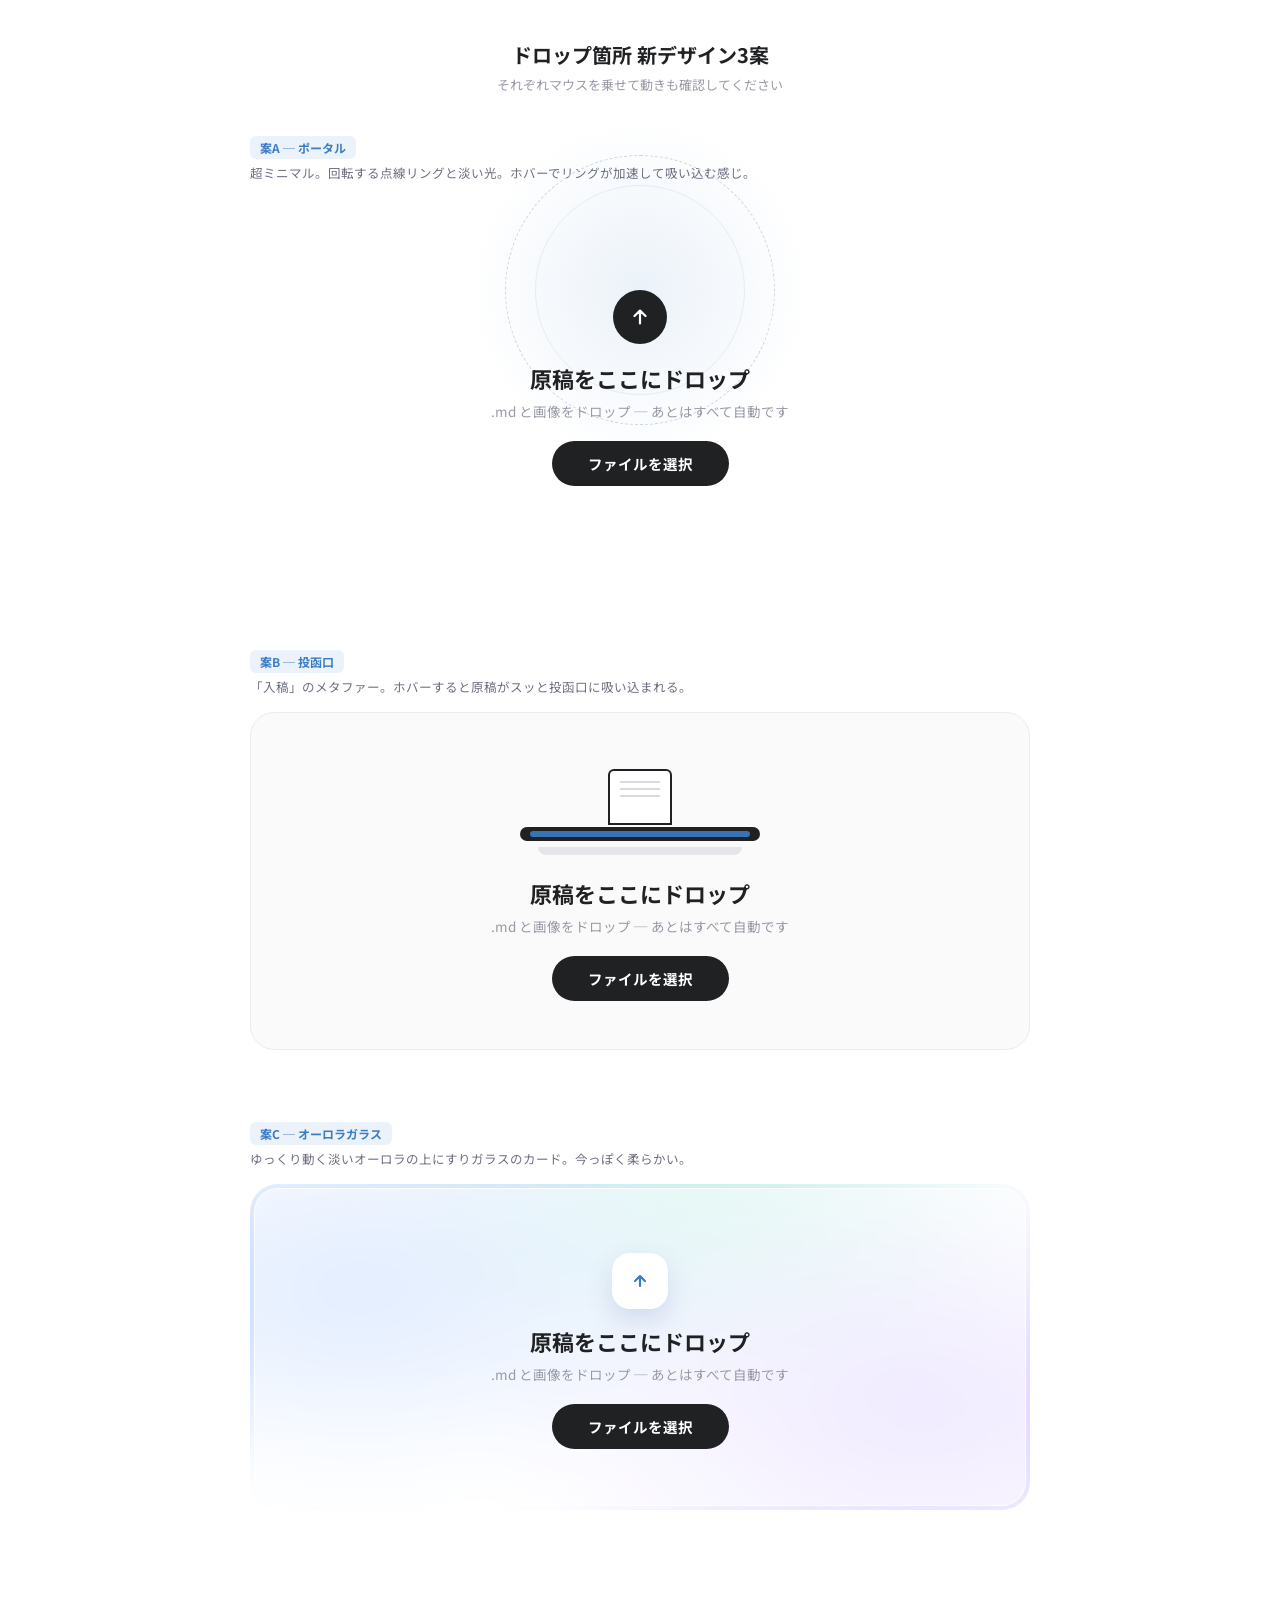
<file: public/dz-demo.html>
<!doctype html>
<html lang="ja">
<head>
<meta charset="utf-8">
<meta name="viewport" content="width=device-width, initial-scale=1">
<title>ドロップUI 3案デモ</title>
<link href="https://fonts.googleapis.com/css2?family=Noto+Sans+JP:wght@400;500;700&display=swap" rel="stylesheet">
<style>
  * { box-sizing: border-box; margin: 0; padding: 0; }
  body { font-family: "Noto Sans JP", sans-serif; background: #fff; color: #202123; padding: 40px 20px 80px; }
  h1 { text-align: center; font-size: 20px; margin-bottom: 6px; }
  .lead { text-align: center; font-size: 13px; color: #9a9aa6; margin-bottom: 40px; }
  section { max-width: 780px; margin: 0 auto 70px; }
  .tag { display: inline-block; font-size: 12px; font-weight: 700; color: #3b7dc4; background: rgba(59,125,196,.1); border-radius: 6px; padding: 3px 10px; margin-bottom: 4px; }
  .desc { font-size: 12.5px; color: #6e6e80; margin-bottom: 16px; }
  .main { font-size: 22px; font-weight: 700; }
  .sub { font-size: 13.5px; color: #9a9aa6; margin-top: 7px; }
  .btn { display: inline-block; margin-top: 20px; padding: 12px 36px; font-size: 14.5px; font-weight: 700; color: #fff; background: #202123; border-radius: 999px; }

  /* ===== 案A: ポータルリング ===== */
  .dzA { position: relative; height: 380px; display: flex; flex-direction: column; align-items: center; justify-content: center; text-align: center; cursor: pointer; }
  .ringwrap { position: absolute; inset: 0; display: grid; place-items: center; pointer-events: none; }
  .ring { position: absolute; border-radius: 50%; }
  .ring1 { width: 340px; height: 340px; background: radial-gradient(circle, rgba(59,125,196,.1), transparent 70%); transition: transform .4s; }
  .ring2 { width: 270px; height: 270px; border: 1.5px dashed #c6d6e8; animation: spin 24s linear infinite; }
  .ring3 { width: 210px; height: 210px; border: 1px solid #e3ecf6; animation: spinR 36s linear infinite; }
  @keyframes spin { to { transform: rotate(360deg); } }
  @keyframes spinR { to { transform: rotate(-360deg); } }
  .dzA:hover .ring2 { animation-duration: 6s; }
  .dzA:hover .ring1 { transform: scale(1.12); }
  .dzA .arrow { width: 54px; height: 54px; border-radius: 50%; background: #202123; color: #fff; display: grid; place-items: center; margin-bottom: 18px; transition: transform .3s; position: relative; }
  .dzA:hover .arrow { transform: translateY(-6px); }
  .dzA > * { position: relative; }

  /* ===== 案B: 投函口 ===== */
  .dzB { position: relative; padding: 56px 30px 48px; text-align: center; background: #fafafb; border: 1px solid #ececf0; border-radius: 24px; cursor: pointer; overflow: hidden; }
  .slotwrap { width: 240px; margin: 0 auto 22px; position: relative; height: 86px; }
  .slot-paper { position: absolute; left: 50%; transform: translateX(-50%); top: 0; width: 64px; height: 56px; background: #fff; border: 2.5px solid #202123; border-radius: 6px 6px 0 0; transition: transform .45s cubic-bezier(.4,0,.2,1); }
  .slot-paper::after { content: ""; position: absolute; inset: 10px 10px auto; height: 2px; background: #d9d9e0; box-shadow: 0 7px 0 #d9d9e0, 0 14px 0 #d9d9e0; }
  .slot { position: absolute; bottom: 14px; left: 0; right: 0; height: 14px; background: #202123; border-radius: 8px; }
  .slot::before { content: ""; position: absolute; inset: 4px 10px; background: #3b7dc4; border-radius: 4px; opacity: .9; }
  .slot-base { position: absolute; bottom: 0; left: 18px; right: 18px; height: 8px; background: #e6e6ea; border-radius: 0 0 8px 8px; }
  .dzB:hover .slot-paper { transform: translateX(-50%) translateY(26px); }
  .dzB .slot-paper { z-index: 0; } .dzB .slot { z-index: 1; }

  /* ===== 案C: オーロラ+ガラス ===== */
  .dzC { position: relative; border-radius: 28px; overflow: hidden; cursor: pointer; padding: 4px; }
  .aurora { position: absolute; inset: -40%; background:
      radial-gradient(40% 50% at 30% 40%, rgba(120,170,255,.5), transparent 70%),
      radial-gradient(45% 55% at 70% 60%, rgba(170,140,255,.42), transparent 70%),
      radial-gradient(35% 45% at 55% 25%, rgba(110,220,200,.4), transparent 70%);
    animation: aurora 9s ease-in-out infinite alternate; filter: blur(30px); }
  @keyframes aurora { to { transform: rotate(18deg) scale(1.18) translateX(4%); } }
  .glass { position: relative; border-radius: 24px; padding: 64px 30px 56px; text-align: center;
    background: rgba(255,255,255,.55); backdrop-filter: blur(18px); border: 1px solid rgba(255,255,255,.75);
    transition: background .3s; }
  .dzC:hover .glass { background: rgba(255,255,255,.4); }
  .dzC .up { width: 56px; height: 56px; margin: 0 auto 16px; border-radius: 18px; background: #fff; box-shadow: 0 10px 26px rgba(80,100,160,.18); display: grid; place-items: center; transition: transform .3s; }
  .dzC:hover .up { transform: translateY(-6px) rotate(-4deg); }
</style>
</head>
<body>
<h1>ドロップ箇所 新デザイン3案</h1>
<p class="lead">それぞれマウスを乗せて動きも確認してください</p>

<section>
  <span class="tag">案A ─ ポータル</span>
  <p class="desc">超ミニマル。回転する点線リングと淡い光。ホバーでリングが加速して吸い込む感じ。</p>
  <div class="dzA">
    <div class="ringwrap"><div class="ring ring1"></div><div class="ring ring2"></div><div class="ring ring3"></div></div>
    <div class="arrow"><svg width="22" height="22" viewBox="0 0 24 24" fill="none" stroke="currentColor" stroke-width="2.4" stroke-linecap="round" stroke-linejoin="round"><path d="M12 19V5m0 0l-6 6m6-6l6 6"/></svg></div>
    <div class="main">原稿をここにドロップ</div>
    <div class="sub">.md と画像をドロップ ─ あとはすべて自動です</div>
    <span class="btn">ファイルを選択</span>
  </div>
</section>

<section>
  <span class="tag">案B ─ 投函口</span>
  <p class="desc">「入稿」のメタファー。ホバーすると原稿がスッと投函口に吸い込まれる。</p>
  <div class="dzB">
    <div class="slotwrap">
      <div class="slot-paper"></div>
      <div class="slot"></div>
      <div class="slot-base"></div>
    </div>
    <div class="main">原稿をここにドロップ</div>
    <div class="sub">.md と画像をドロップ ─ あとはすべて自動です</div>
    <span class="btn">ファイルを選択</span>
  </div>
</section>

<section>
  <span class="tag">案C ─ オーロラガラス</span>
  <p class="desc">ゆっくり動く淡いオーロラの上にすりガラスのカード。今っぽく柔らかい。</p>
  <div class="dzC">
    <div class="aurora"></div>
    <div class="glass">
      <div class="up"><svg width="24" height="24" viewBox="0 0 24 24" fill="none" stroke="#3b7dc4" stroke-width="2.2" stroke-linecap="round" stroke-linejoin="round"><path d="M12 17V7m0 0l-5 5m5-5l5 5"/></svg></div>
      <div class="main">原稿をここにドロップ</div>
      <div class="sub">.md と画像をドロップ ─ あとはすべて自動です</div>
      <span class="btn">ファイルを選択</span>
    </div>
  </div>
</section>
</body>
</html>
</file>
